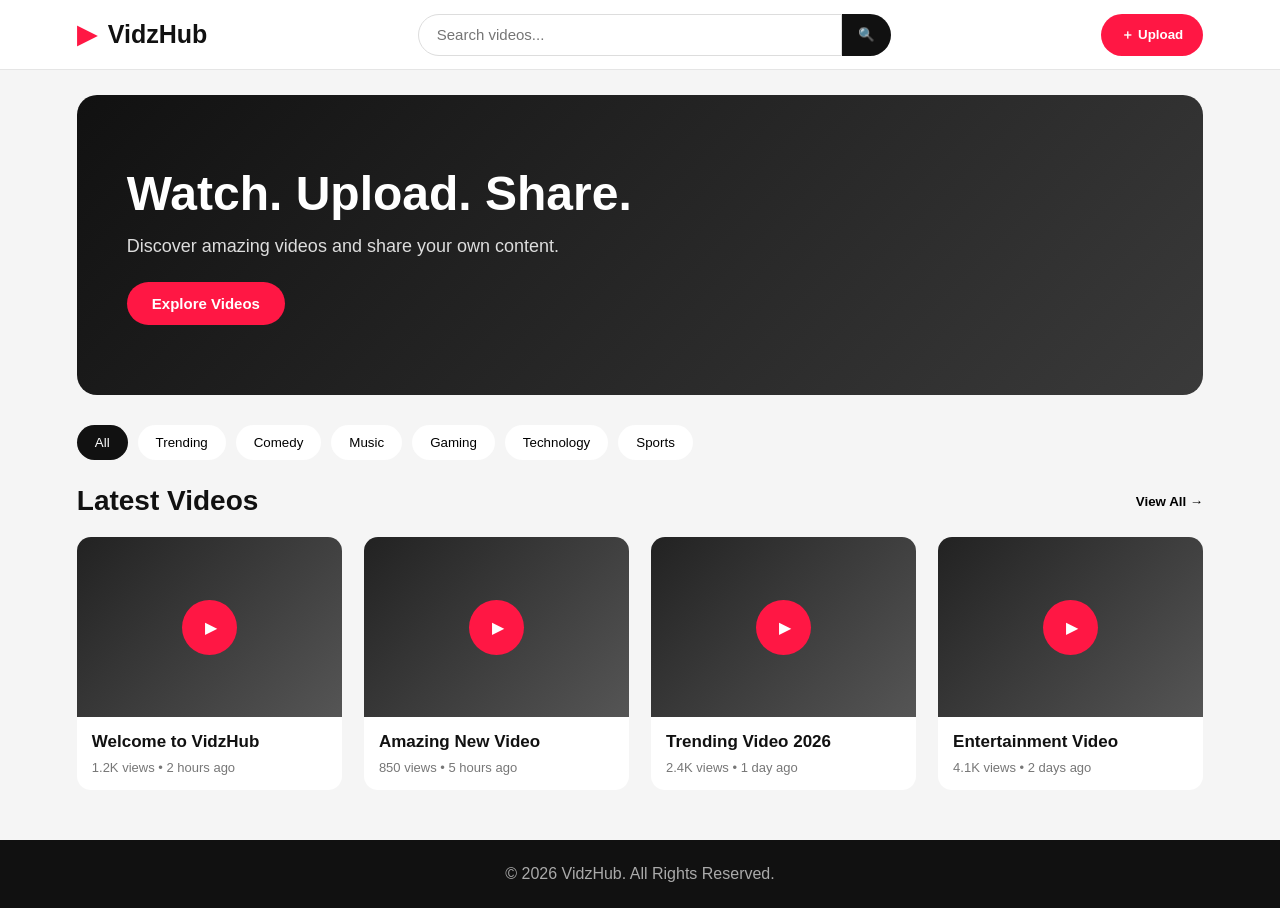
<file: index.html>
<!DOCTYPE html>
<html lang="en">
<head>
    <meta charset="UTF-8">
    <meta name="viewport" content="width=device-width, initial-scale=1.0">

    <title>VidzHub - Watch & Share Videos</title>

    <link rel="stylesheet" href="style.css">
</head>

<body>

    <!-- HEADER -->
    <header class="header">

        <div class="logo">
            <span>▶</span> VidzHub
        </div>

        <div class="search-box">
            <input type="text" placeholder="Search videos...">
            <button>🔍</button>
        </div>

        <button class="upload-btn">
            ＋ Upload
        </button>

    </header>


    <!-- MAIN -->
    <main>

        <!-- HERO -->
        <section class="hero">

            <div class="hero-content">

                <h1>Watch. Upload. Share.</h1>

                <p>
                    Discover amazing videos and share your own content.
                </p>

                <button class="explore-btn">
                    Explore Videos
                </button>

            </div>

        </section>


        <!-- CATEGORIES -->
        <section class="categories">

            <button class="active">All</button>
            <button>Trending</button>
            <button>Comedy</button>
            <button>Music</button>
            <button>Gaming</button>
            <button>Technology</button>
            <button>Sports</button>

        </section>


        <!-- LATEST VIDEOS -->
        <section class="video-section">

            <div class="section-header">

                <h2>Latest Videos</h2>

                <button class="view-all">
                    View All →
                </button>

            </div>


            <div class="video-grid">


                <!-- VIDEO 1 -->
                <div class="video-card">

                    <div class="thumbnail">
                        <span class="play">▶</span>
                    </div>

                    <div class="video-info">

                        <h3>Welcome to VidzHub</h3>

                        <p>1.2K views • 2 hours ago</p>

                    </div>

                </div>


                <!-- VIDEO 2 -->
                <div class="video-card">

                    <div class="thumbnail">
                        <span class="play">▶</span>
                    </div>

                    <div class="video-info">

                        <h3>Amazing New Video</h3>

                        <p>850 views • 5 hours ago</p>

                    </div>

                </div>


                <!-- VIDEO 3 -->
                <div class="video-card">

                    <div class="thumbnail">
                        <span class="play">▶</span>
                    </div>

                    <div class="video-info">

                        <h3>Trending Video 2026</h3>

                        <p>2.4K views • 1 day ago</p>

                    </div>

                </div>


                <!-- VIDEO 4 -->
                <div class="video-card">

                    <div class="thumbnail">
                        <span class="play">▶</span>
                    </div>

                    <div class="video-info">

                        <h3>Entertainment Video</h3>

                        <p>4.1K views • 2 days ago</p>

                    </div>

                </div>


            </div>

        </section>

    </main>


    <!-- FOOTER -->
    <footer>

        <p>© 2026 VidzHub. All Rights Reserved.</p>

    </footer>


    <script src="script.js"></script>

</body>
</html>
</file>
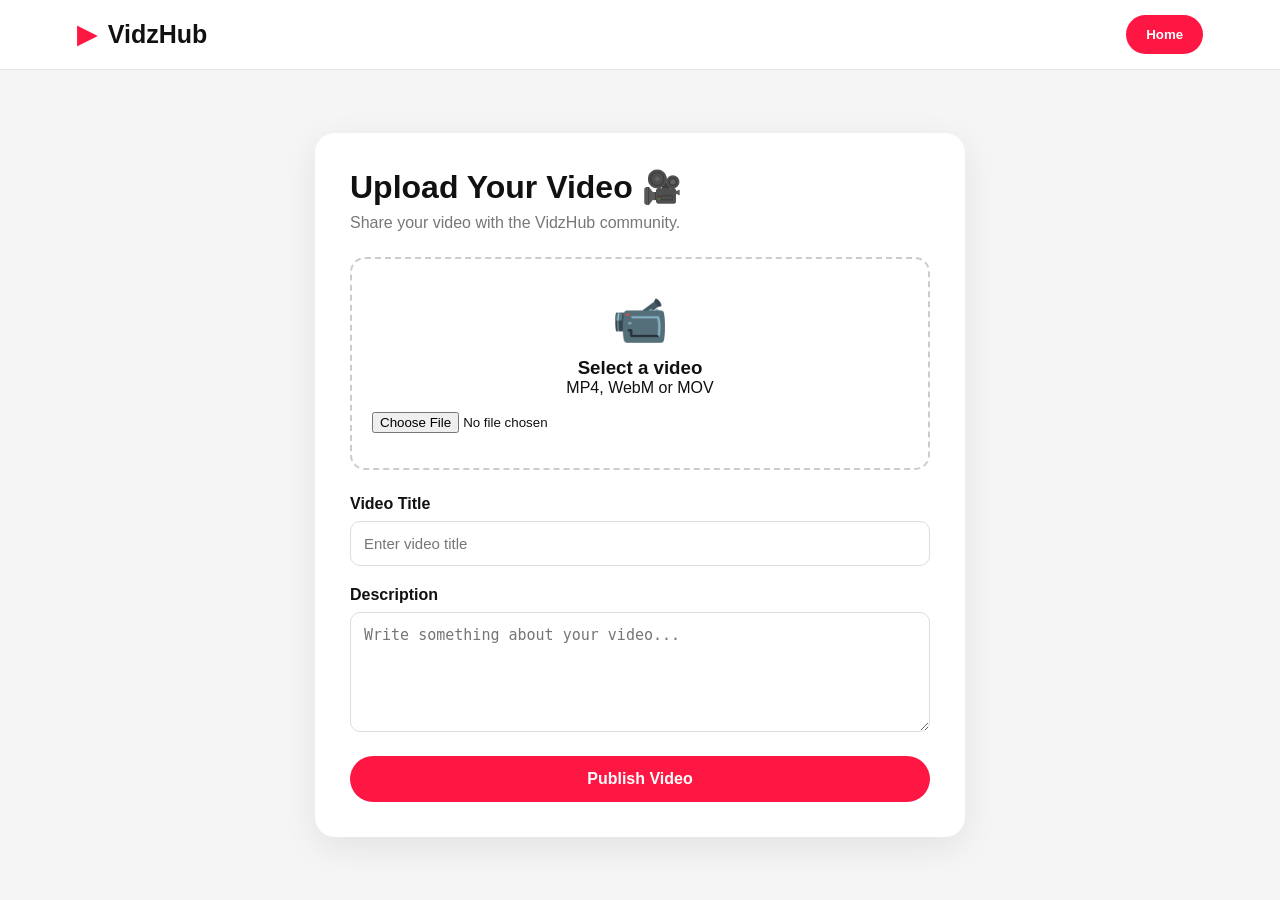
<file: upload.html>
<!DOCTYPE html>
<html lang="en">
<head>
    <meta charset="UTF-8">
    <meta name="viewport" content="width=device-width, initial-scale=1.0">

    <title>Upload Video - VidzHub</title>

    <link rel="stylesheet" href="style.css">

    <style>
        .upload-page {
            min-height: calc(100vh - 70px);
            display: flex;
            justify-content: center;
            align-items: center;
            padding: 40px 20px;
        }

        .upload-box {
            width: 100%;
            max-width: 650px;
            background: white;
            padding: 35px;
            border-radius: 20px;
            box-shadow: 0 10px 35px rgba(0,0,0,0.08);
        }

        .upload-box h1 {
            margin-bottom: 8px;
        }

        .upload-box .subtitle {
            color: #777;
            margin-bottom: 25px;
        }

        .file-area {
            border: 2px dashed #ccc;
            border-radius: 15px;
            padding: 35px 20px;
            text-align: center;
            margin-bottom: 25px;
            cursor: pointer;
        }

        .file-area:hover {
            border-color: #ff1744;
        }

        .file-icon {
            font-size: 45px;
            margin-bottom: 10px;
        }

        .file-area input {
            margin-top: 15px;
            width: 100%;
        }

        .form-group {
            margin-bottom: 20px;
        }

        .form-group label {
            display: block;
            font-weight: bold;
            margin-bottom: 8px;
        }

        .form-group input,
        .form-group textarea {
            width: 100%;
            padding: 13px;
            border: 1px solid #ddd;
            border-radius: 10px;
            font-size: 15px;
            outline: none;
        }

        .form-group textarea {
            height: 120px;
            resize: vertical;
        }

        .preview {
            display: none;
            margin-bottom: 20px;
        }

        .preview video {
            width: 100%;
            max-height: 350px;
            border-radius: 12px;
            background: #000;
        }

        .publish-btn {
            width: 100%;
            padding: 14px;
            border: none;
            border-radius: 25px;
            background: #ff1744;
            color: white;
            font-size: 16px;
            font-weight: bold;
            cursor: pointer;
        }

        .publish-btn:hover {
            opacity: 0.9;
        }

        @media (max-width: 600px) {
            .upload-box {
                padding: 25px 18px;
            }
        }
    </style>
</head>

<body>

    <!-- HEADER -->
    <header class="header">

        <div class="logo">
            <span>▶</span> VidzHub
        </div>

        <button class="upload-btn" onclick="window.location.href='index.html'">
            Home
        </button>

    </header>


    <!-- UPLOAD PAGE -->
    <main class="upload-page">

        <div class="upload-box">

            <h1>Upload Your Video 🎥</h1>

            <p class="subtitle">
                Share your video with the VidzHub community.
            </p>


            <!-- VIDEO SELECT -->
            <div class="file-area">

                <div class="file-icon">📹</div>

                <h3>Select a video</h3>

                <p>MP4, WebM or MOV</p>

                <input
                    type="file"
                    id="videoFile"
                    accept="video/*"
                >

            </div>


            <!-- VIDEO PREVIEW -->
            <div class="preview" id="preview">

                <video id="videoPreview" controls></video>

            </div>


            <!-- TITLE -->
            <div class="form-group">

                <label for="title">
                    Video Title
                </label>

                <input
                    type="text"
                    id="title"
                    placeholder="Enter video title"
                >

            </div>


            <!-- DESCRIPTION -->
            <div class="form-group">

                <label for="description">
                    Description
                </label>

                <textarea
                    id="description"
                    placeholder="Write something about your video..."
                ></textarea>

            </div>


            <!-- PUBLISH -->
            <button
                class="publish-btn"
                id="publishBtn"
            >
                Publish Video
            </button>

        </div>

    </main>


    <script>

        const videoFile = document.getElementById("videoFile");
        const preview = document.getElementById("preview");
        const videoPreview = document.getElementById("videoPreview");
        const publishBtn = document.getElementById("publishBtn");


        // Video preview
        videoFile.addEventListener("change", function () {

            const file = this.files[0];

            if (file) {

                const videoURL = URL.createObjectURL(file);

                videoPreview.src = videoURL;

                preview.style.display = "block";
            }

        });


        // Publish button
        publishBtn.addEventListener("click", function () {

            const title = document.getElementById("title").value.trim();
            const file = videoFile.files[0];

            if (!file) {
                alert("Please select a video.");
                return;
            }

            if (!title) {
                alert("Please enter a video title.");
                return;
            }

            alert(
                "Video selected successfully! 🚀\n\n" +
                "Real online upload system will be connected next."
            );

        });

    </script>

</body>
</html>
</file>
<file: style.css>
* {
    margin: 0;
    padding: 0;
    box-sizing: border-box;
}

body {
    font-family: Arial, sans-serif;
    background: #f5f5f5;
    color: #111;
}

/* HEADER */
.header {
    width: 100%;
    height: 70px;
    background: #ffffff;
    display: flex;
    align-items: center;
    justify-content: space-between;
    padding: 0 6%;
    border-bottom: 1px solid #e5e5e5;
    position: sticky;
    top: 0;
    z-index: 100;
}

.logo {
    font-size: 25px;
    font-weight: bold;
    color: #111;
}

.logo span {
    color: #ff1744;
    margin-right: 5px;
}

.search-box {
    display: flex;
    width: 42%;
    height: 42px;
}

.search-box input {
    width: 100%;
    border: 1px solid #ddd;
    border-radius: 22px 0 0 22px;
    padding: 0 18px;
    font-size: 15px;
    outline: none;
}

.search-box button {
    width: 55px;
    border: none;
    background: #111;
    color: white;
    border-radius: 0 22px 22px 0;
    cursor: pointer;
}

.upload-btn {
    background: #ff1744;
    color: white;
    border: none;
    padding: 12px 20px;
    border-radius: 22px;
    font-weight: bold;
    cursor: pointer;
}

/* HERO */
.hero {
    margin: 25px 6%;
    min-height: 300px;
    border-radius: 20px;
    background: linear-gradient(135deg, #111, #3a3a3a);
    display: flex;
    align-items: center;
    padding: 50px;
    color: white;
    overflow: hidden;
}

.hero-content {
    max-width: 600px;
}

.hero h1 {
    font-size: 48px;
    margin-bottom: 15px;
}

.hero p {
    font-size: 18px;
    color: #ddd;
    margin-bottom: 25px;
}

.explore-btn {
    background: #ff1744;
    border: none;
    color: white;
    padding: 13px 25px;
    border-radius: 25px;
    font-size: 15px;
    font-weight: bold;
    cursor: pointer;
}

/* CATEGORIES */
.categories {
    display: flex;
    gap: 10px;
    padding: 5px 6% 25px;
    overflow-x: auto;
}

.categories button {
    border: none;
    background: white;
    padding: 10px 18px;
    border-radius: 20px;
    white-space: nowrap;
    cursor: pointer;
}

.categories button.active {
    background: #111;
    color: white;
}

/* VIDEO SECTION */
.video-section {
    padding: 0 6% 50px;
}

.section-header {
    display: flex;
    align-items: center;
    justify-content: space-between;
    margin-bottom: 20px;
}

.section-header h2 {
    font-size: 28px;
}

.view-all {
    border: none;
    background: transparent;
    font-weight: bold;
    cursor: pointer;
}

/* VIDEO GRID */
.video-grid {
    display: grid;
    grid-template-columns: repeat(4, 1fr);
    gap: 22px;
}

.video-card {
    background: white;
    border-radius: 14px;
    overflow: hidden;
    cursor: pointer;
    transition: 0.25s;
}

.video-card:hover {
    transform: translateY(-5px);
}

.thumbnail {
    height: 180px;
    background: linear-gradient(135deg, #222, #555);
    display: flex;
    justify-content: center;
    align-items: center;
}

.play {
    width: 55px;
    height: 55px;
    background: #ff1744;
    color: white;
    border-radius: 50%;
    display: flex;
    justify-content: center;
    align-items: center;
    padding-left: 3px;
}

.video-info {
    padding: 15px;
}

.video-info h3 {
    font-size: 17px;
    margin-bottom: 8px;
}

.video-info p {
    color: #777;
    font-size: 13px;
}

/* FOOTER */
footer {
    background: #111;
    color: #aaa;
    text-align: center;
    padding: 25px;
}

/* MOBILE */
@media (max-width: 900px) {

    .video-grid {
        grid-template-columns: repeat(2, 1fr);
    }

    .hero h1 {
        font-size: 38px;
    }

    .search-box {
        width: 35%;
    }
}

@media (max-width: 600px) {

    .header {
        height: auto;
        padding: 15px 4%;
        flex-wrap: wrap;
        gap: 12px;
    }

    .logo {
        font-size: 22px;
    }

    .upload-btn {
        padding: 9px 14px;
    }

    .search-box {
        order: 3;
        width: 100%;
    }

    .hero {
        margin: 15px 4%;
        min-height: 260px;
        padding: 30px 25px;
    }

    .hero h1 {
        font-size: 32px;
    }

    .hero p {
        font-size: 15px;
    }

    .categories {
        padding-left: 4%;
        padding-right: 4%;
    }

    .video-section {
        padding-left: 4%;
        padding-right: 4%;
    }

    .video-grid {
        grid-template-columns: 1fr;
        gap: 18px;
    }

    .thumbnail {
        height: 210px;
    }

    .section-header h2 {
        font-size: 23px;
    }
}
</file>
